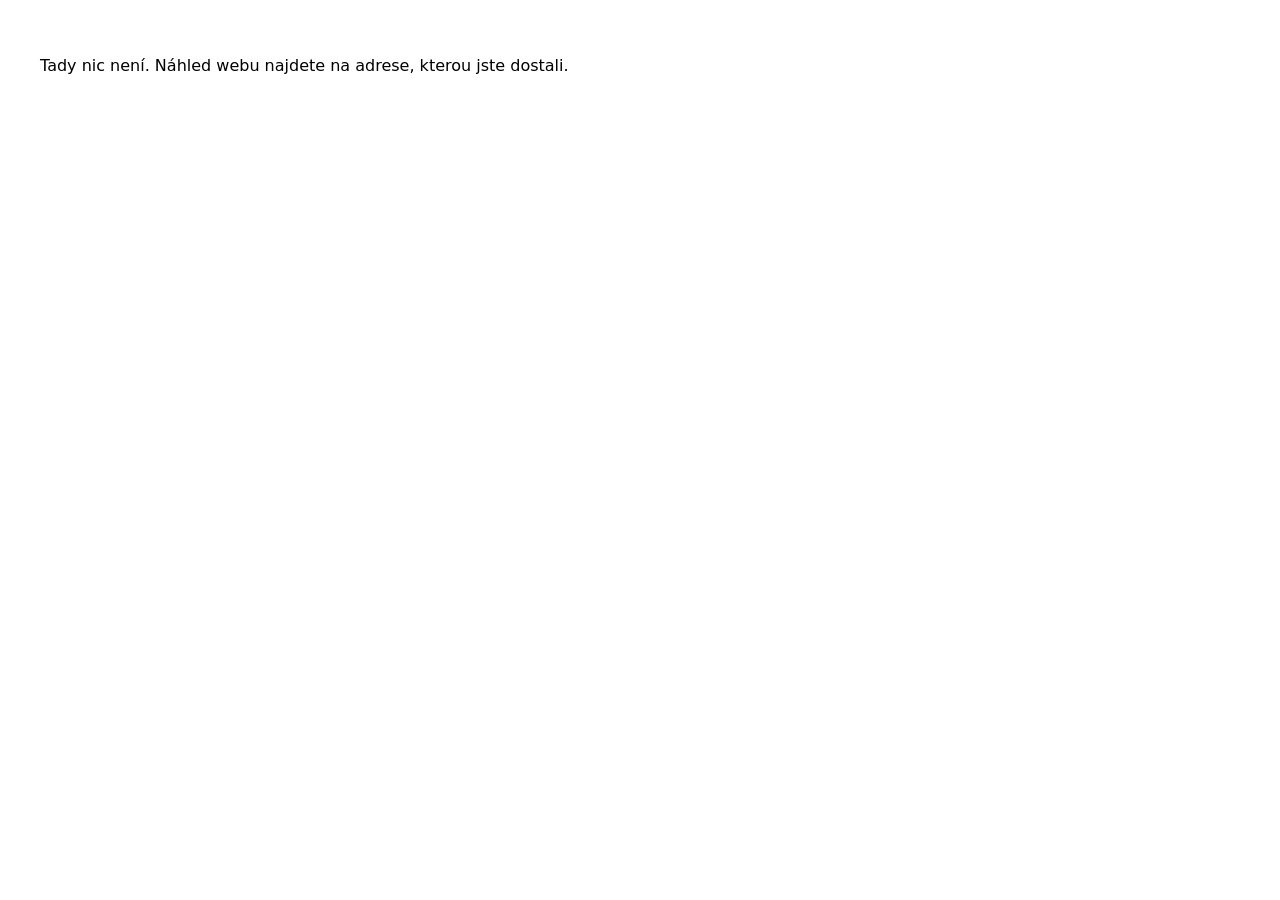
<file: index.html>
<!DOCTYPE html>
<html lang="cs">
<head>
<meta charset="utf-8">
<meta name="robots" content="noindex, nofollow">
<meta name="viewport" content="width=device-width, initial-scale=1">
<title>Náhledy</title>
</head>
<body style="font-family: system-ui, sans-serif; padding: 2rem;">
<p>Tady nic není. Náhled webu najdete na adrese, kterou jste dostali.</p>
</body>
</html>
</file>
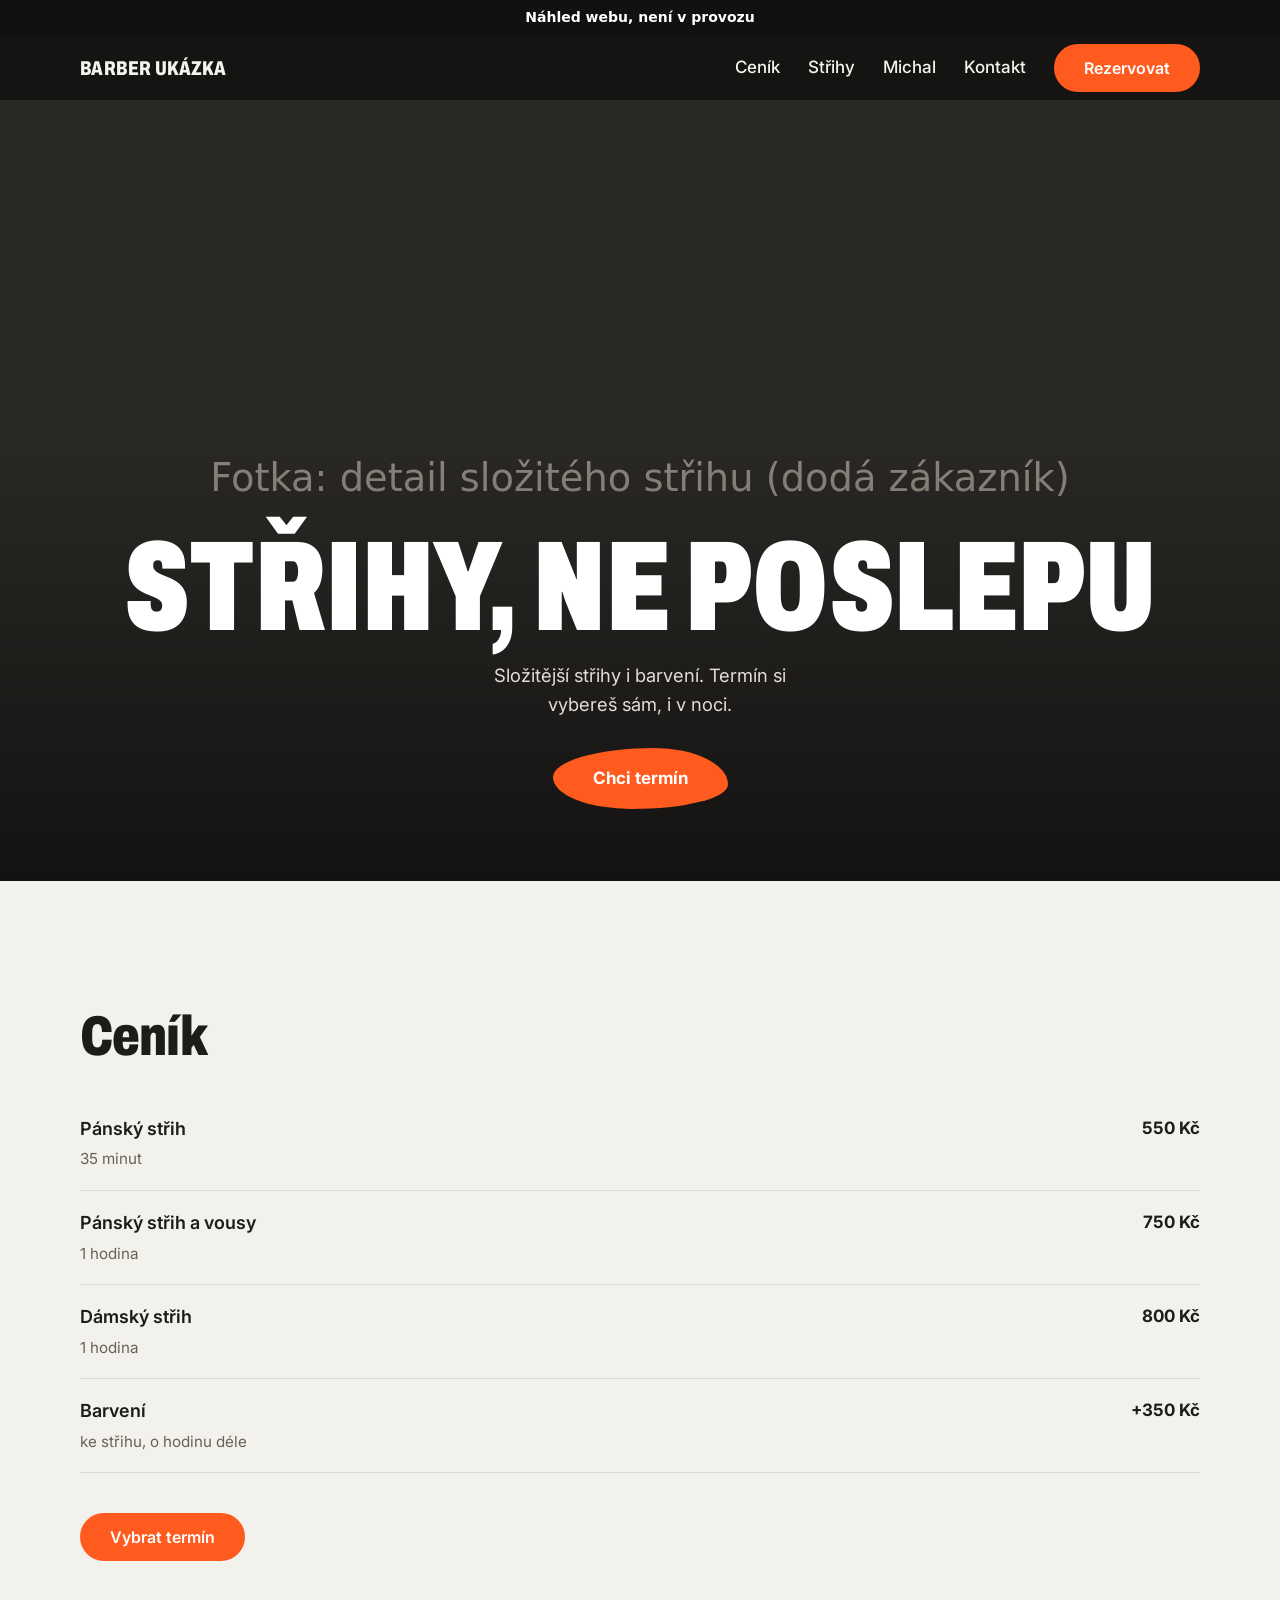
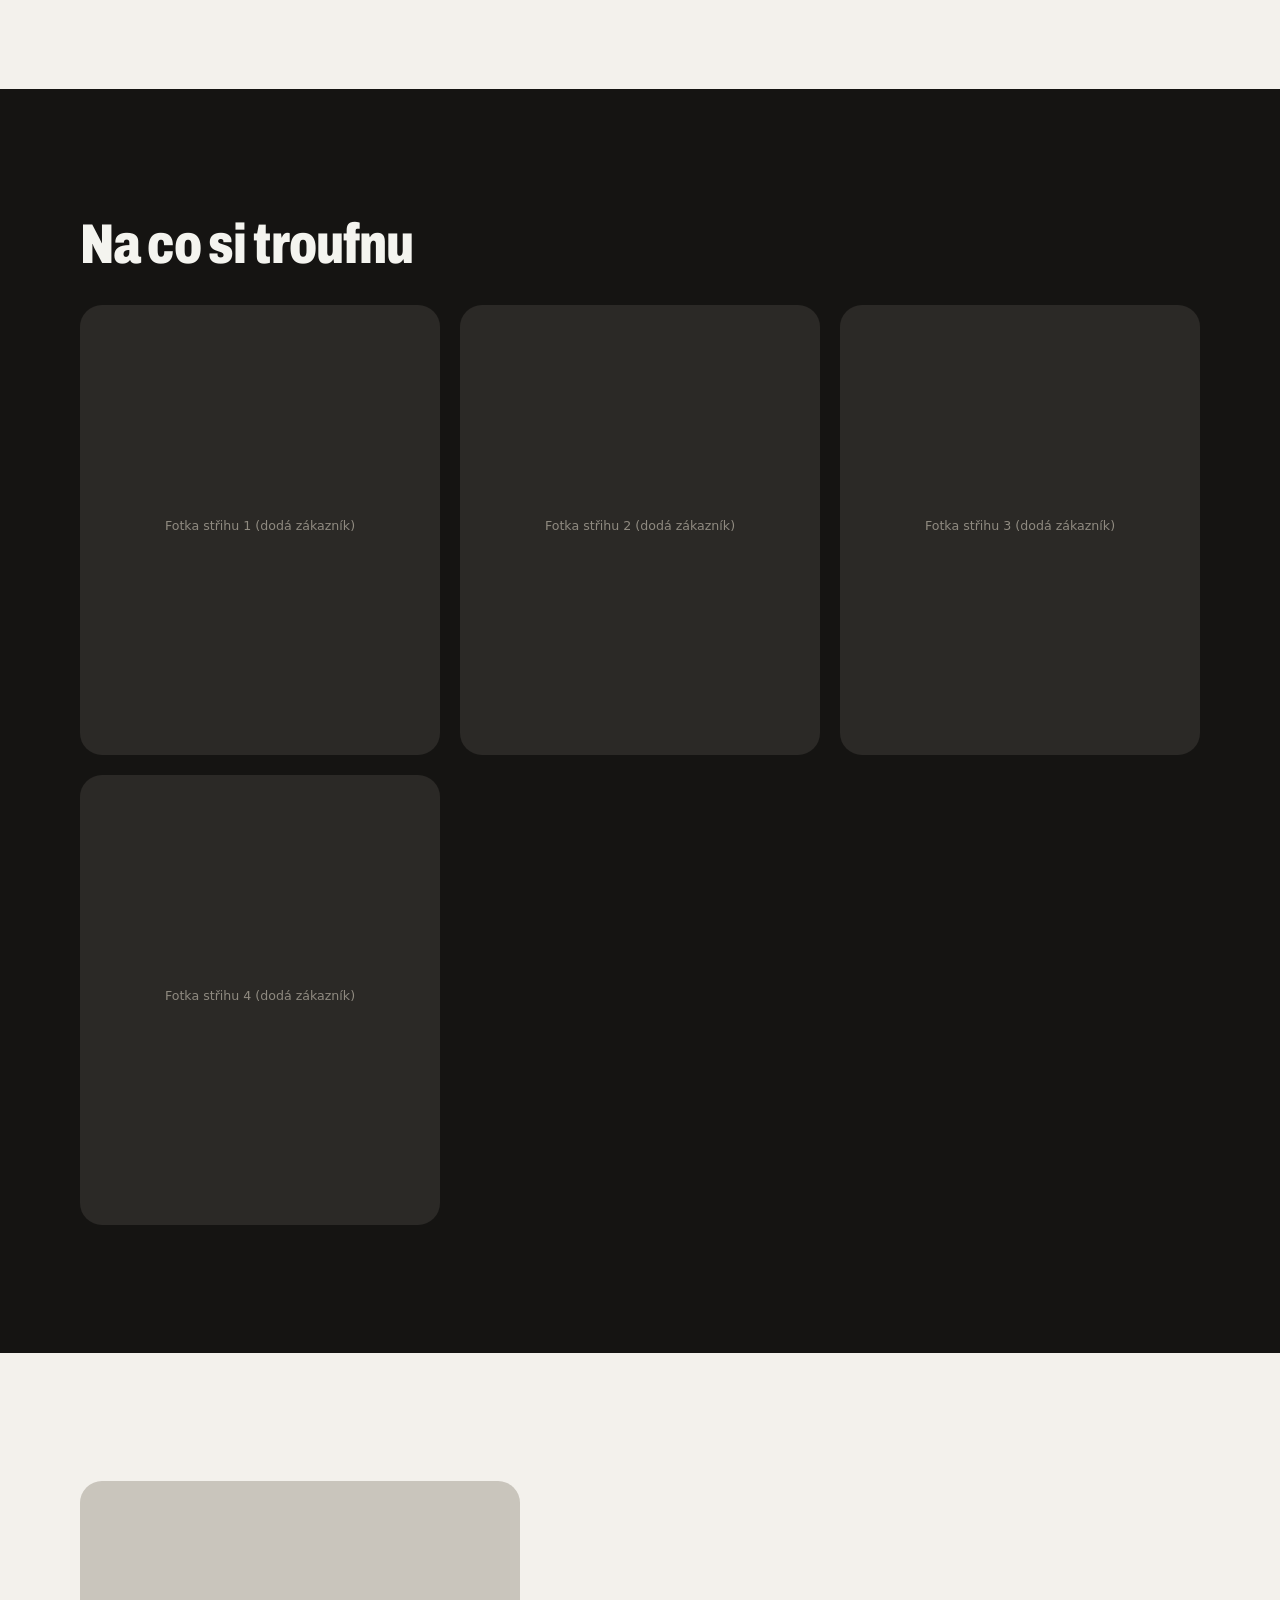
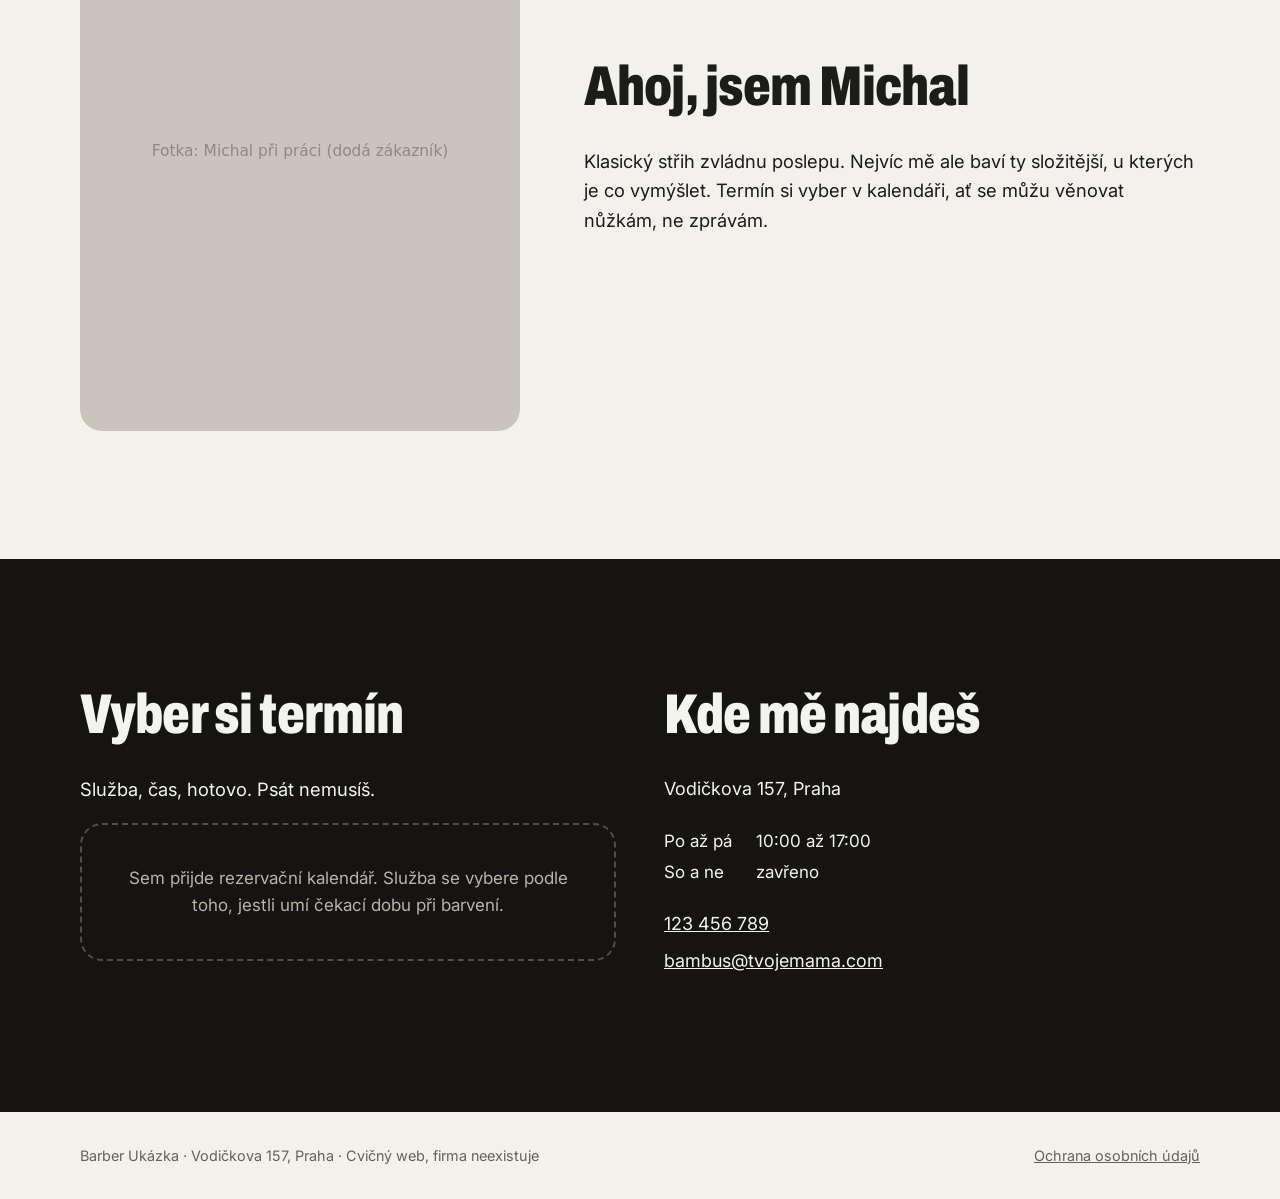
<file: cvicna-firma-barber-ukazka-neexistuje-527bd3/index.html>
<!DOCTYPE html>
<html lang="cs">
<head>
<meta name="robots" content="noindex, nofollow">
  <meta charset="utf-8">
  <meta name="viewport" content="width=device-width, initial-scale=1">
  <title>Barber Ukázka | Praha</title>
  <meta name="description" content="Barber Ukázka, Vodičkova 157, Praha. Pánské i dámské střihy, vousy a barvení. Ceník a online rezervace termínu. Cvičný web, firma neexistuje.">
  <link rel="icon" href="img/favicon.svg" type="image/svg+xml">
  <link rel="preconnect" href="https://fonts.googleapis.com">
  <link rel="preconnect" href="https://fonts.gstatic.com" crossorigin>
  <link rel="stylesheet" href="https://fonts.googleapis.com/css2?family=Archivo:wdth,wght@62..125,400..900&family=Inter:wght@400..700&display=swap">
  <link rel="stylesheet" href="css/style.css">
</head>
<body>
<div id="nahled-pruh" style="position:sticky;top:0;z-index:2147483647;background:#111;color:#fff;font:600 14px/1.4 system-ui,sans-serif;text-align:center;padding:8px 12px;">Náhled webu, není v provozu</div>
  <header class="hlavicka">
    <div class="obal hlavicka__obal">
      <a class="hlavicka__logo" href="index.html">Barber Ukázka</a>
      <button class="hlavicka__menu-tlacitko" type="button" aria-expanded="false" aria-controls="menu">Menu</button>
      <nav class="menu" id="menu" aria-label="Hlavní navigace">
        <a class="menu__odkaz" href="#cenik">Ceník</a>
        <a class="menu__odkaz" href="#strihy">Střihy</a>
        <a class="menu__odkaz" href="#michal">Michal</a>
        <a class="menu__odkaz" href="#kontakt">Kontakt</a>
        <a class="tlacitko tlacitko--hlavni menu__tlacitko" href="#rezervace">Rezervovat</a>
      </nav>
    </div>
  </header>

  <main>
    <section class="uvod">
      <img class="uvod__fotka" src="img/uvod.svg" alt="Detail složitého střihu z dílny Barber Ukázka" width="1000" height="1500">
      <div class="obal uvod__obsah">
        <h1 class="uvod__nadpis">Střihy, ne poslepu</h1>
        <p class="uvod__veta">Složitější střihy i barvení. Termín si vybereš sám, i v noci.</p>
        <a class="tlacitko tlacitko--skvrna" href="#rezervace">Chci termín</a>
      </div>
    </section>

    <section class="sekce" id="cenik">
      <div class="obal">
        <h2 class="sekce__nadpis">Ceník</h2>
        <ul class="cenik">
          <li class="cenik__polozka">
            <span class="cenik__nazev">Pánský střih</span>
            <span class="cenik__popis">35 minut</span>
            <span class="cenik__cena">550 Kč</span>
          </li>
          <li class="cenik__polozka">
            <span class="cenik__nazev">Pánský střih a vousy</span>
            <span class="cenik__popis">1 hodina</span>
            <span class="cenik__cena">750 Kč</span>
          </li>
          <li class="cenik__polozka">
            <span class="cenik__nazev">Dámský střih</span>
            <span class="cenik__popis">1 hodina</span>
            <span class="cenik__cena">800 Kč</span>
          </li>
          <li class="cenik__polozka">
            <span class="cenik__nazev">Barvení</span>
            <span class="cenik__popis">ke střihu, o hodinu déle</span>
            <span class="cenik__cena">+350 Kč</span>
          </li>
        </ul>
        <p class="sekce__akce"><a class="tlacitko tlacitko--hlavni" href="#rezervace">Vybrat termín</a></p>
      </div>
    </section>

    <section class="sekce sekce--tmava" id="strihy">
      <div class="obal">
        <h2 class="sekce__nadpis">Na co si troufnu</h2>
        <div class="galerie">
          <img class="galerie__fotka" src="img/galerie-1.svg" alt="Ukázka střihu 1" width="800" height="1000" loading="lazy">
          <img class="galerie__fotka" src="img/galerie-2.svg" alt="Ukázka střihu 2" width="800" height="1000" loading="lazy">
          <img class="galerie__fotka" src="img/galerie-3.svg" alt="Ukázka střihu 3" width="800" height="1000" loading="lazy">
          <img class="galerie__fotka" src="img/galerie-4.svg" alt="Ukázka střihu 4" width="800" height="1000" loading="lazy">
        </div>
      </div>
    </section>

    <section class="sekce" id="michal">
      <div class="obal o-nas">
        <img class="o-nas__fotka" src="img/michal.svg" alt="Michal při práci" width="800" height="1000" loading="lazy">
        <div>
          <h2 class="sekce__nadpis">Ahoj, jsem Michal</h2>
          <p class="sekce__text">Klasický střih zvládnu poslepu. Nejvíc mě ale baví ty složitější, u kterých je co vymýšlet. Termín si vyber v kalendáři, ať se můžu věnovat nůžkám, ne zprávám.</p>
        </div>
      </div>
    </section>

    <section class="sekce sekce--tmava" id="kontakt">
      <div class="obal kontakt">
        <div id="rezervace" class="rezervace">
          <h2 class="sekce__nadpis">Vyber si termín</h2>
          <p class="sekce__text">Služba, čas, hotovo. Psát nemusíš.</p>
          <!-- CVIČNĚ: rezervační služba ještě není vybraná. Sem přijde její kalendář nebo odkaz. -->
          <div class="rezervace__misto">Sem přijde rezervační kalendář. Služba se vybere podle toho, jestli umí čekací dobu při barvení.</div>
        </div>
        <div>
          <h2 class="sekce__nadpis">Kde mě najdeš</h2>
          <p class="kontakt__radek">Vodičkova 157, Praha</p>
          <dl class="oteviraci-doba">
            <dt>Po až pá</dt><dd>10:00 až 17:00</dd>
            <dt>So a ne</dt><dd>zavřeno</dd>
          </dl>
          <p class="kontakt__radek"><a href="tel:+420123456789">123 456 789</a></p>
          <p class="kontakt__radek"><a href="mailto:bambus@tvojemama.com">bambus@tvojemama.com</a></p>
        </div>
      </div>
    </section>
  </main>

  <footer class="paticka">
    <div class="obal paticka__obal">
      <p>Barber Ukázka · Vodičkova 157, Praha · Cvičný web, firma neexistuje</p>
      <p><a href="ochrana-udaju.html">Ochrana osobních údajů</a></p>
    </div>
  </footer>

  <script src="js/main.js" defer></script>
</body>
</html>
</file>
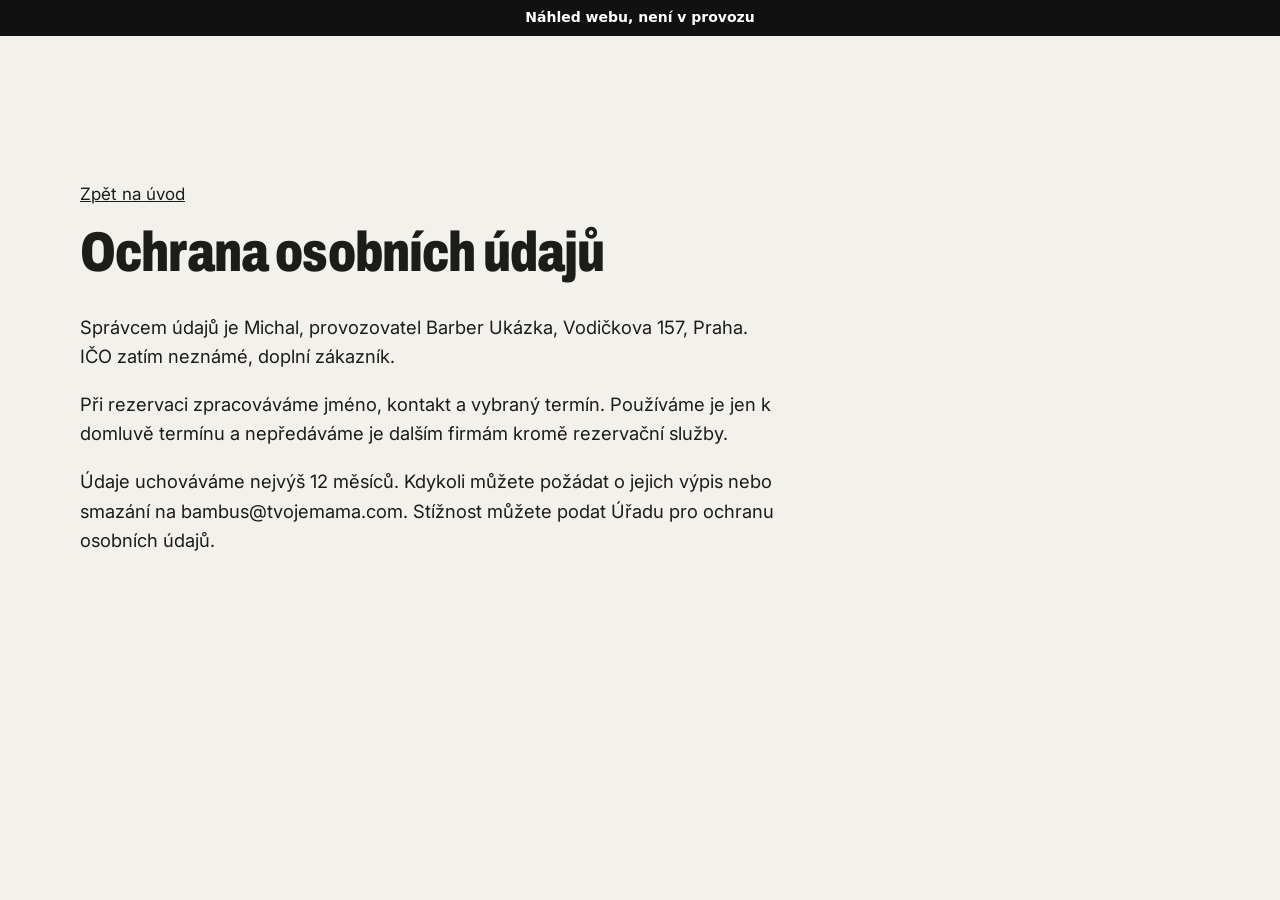
<file: cvicna-firma-barber-ukazka-neexistuje-527bd3/ochrana-udaju.html>
<!DOCTYPE html>
<html lang="cs">
<head>
<meta name="robots" content="noindex, nofollow">
  <meta charset="utf-8">
  <meta name="viewport" content="width=device-width, initial-scale=1">
  <title>Ochrana osobních údajů | Barber Ukázka</title>
  <meta name="description" content="Jak Barber Ukázka zpracovává osobní údaje z kontaktního rezervace.">
  <link rel="icon" href="img/favicon.svg" type="image/svg+xml">
  <link rel="stylesheet" href="https://fonts.googleapis.com/css2?family=Archivo:wdth,wght@62..125,400..900&family=Inter:wght@400..700&display=swap">
  <link rel="stylesheet" href="css/style.css">
</head>
<body>
<div id="nahled-pruh" style="position:sticky;top:0;z-index:2147483647;background:#111;color:#fff;font:600 14px/1.4 system-ui,sans-serif;text-align:center;padding:8px 12px;">Náhled webu, není v provozu</div>
  <main class="sekce">
    <div class="obal">
      <p><a href="index.html">Zpět na úvod</a></p>
      <h1 class="sekce__nadpis">Ochrana osobních údajů</h1>
      <!-- Vzorový text. Před spuštěním ho zkontroluje Honza se zákazníkem; není to právní rada. -->
      <p class="sekce__text">Správcem údajů je Michal, provozovatel Barber Ukázka, Vodičkova 157, Praha. IČO zatím neznámé, doplní zákazník.</p>
      <p class="sekce__text">Při rezervaci zpracováváme jméno, kontakt a vybraný termín. Používáme je jen k domluvě termínu a nepředáváme je dalším firmám kromě rezervační služby.</p>
      <p class="sekce__text">Údaje uchováváme nejvýš 12 měsíců. Kdykoli můžete požádat o jejich výpis nebo smazání na bambus@tvojemama.com. Stížnost můžete podat Úřadu pro ochranu osobních údajů.</p>
    </div>
  </main>
</body>
</html>
</file>
<file: cvicna-firma-barber-ukazka-neexistuje-527bd3/css/style.css>
/* Šablona webu: mobil napřed, třídy podle BEM.
   Vzhled se nastavuje jen v proměnných níže, podle zakazky/<klient>/designovy-smer.md.
   Pravidla vzorníku: jedno zaoblení, 1 až 2 výrazné barvy, fotky nesou sekce. */

:root {
  --barva-znacky: #FF5B1F;          /* hlavní barva podniku */
  --barva-tlacitka: #FF5B1F;      /* barva hlavního tlačítka */
  --barva-na-tlacitku: #ffffff;
  --pozadi: #F3F1EC;                      /* lomená bílá, ne čistě bílá */
  --pozadi-tmave: #151412;
  --text: #1c1c1a;
  --text-tlumeny: #66625a;
  --text-na-tmavem: #f4f4ef;
  --zaobleni: 22px;                  /* jedna hodnota pro celý web */
  --pismo-nadpisy: 'Archivo', system-ui, sans-serif;
  --pismo-text: 'Inter', system-ui, sans-serif;
  --obal: 1120px;
  --mezera-sekce: clamp(64px, 12vw, 128px);
}

*, *::before, *::after { box-sizing: border-box; }
html { scroll-behavior: smooth; scroll-padding-top: 72px; }
@media (prefers-reduced-motion: reduce) { html { scroll-behavior: auto; } }
body {
  margin: 0;
  background: var(--pozadi);
  color: var(--text);
  font: 400 1.0625rem/1.6 var(--pismo-text);
  -webkit-font-smoothing: antialiased;
}
img { display: block; max-width: 100%; height: auto; }
a { color: inherit; }
a:focus-visible, button:focus-visible, input:focus-visible, textarea:focus-visible {
  outline: 2px solid var(--barva-tlacitka);
  outline-offset: 3px;
}

.obal { width: min(100% - 32px, var(--obal)); margin-inline: auto; }

/* Tlačítka: pilulka, nejvýš jedno hlavní na sekci. */
.tlacitko {
  display: inline-block;
  padding: 14px 28px;
  border-radius: 999px;
  border: 2px solid var(--barva-tlacitka);
  font: 600 1rem/1 var(--pismo-text);
  text-decoration: none;
  cursor: pointer;
}
.tlacitko--hlavni { background: var(--barva-tlacitka); color: var(--barva-na-tlacitku); }
.tlacitko--vedlejsi { background: transparent; color: inherit; }

/* Hlavička */
.hlavicka {
  position: sticky; top: 0; z-index: 10;
  background: var(--pozadi);
  border-bottom: 1px solid rgba(0, 0, 0, .06);
}
.hlavicka__obal { display: flex; align-items: center; justify-content: space-between; gap: 16px; min-height: 64px; }
.hlavicka__menu-tlacitko {
  background: none; border: 0; font: 600 1rem var(--pismo-text); padding: 8px 0; cursor: pointer;
}
.menu {
  display: none;
  position: absolute; inset: 64px 0 auto;
  flex-direction: column; gap: 4px;
  padding: 16px; background: var(--pozadi);
  border-bottom: 1px solid rgba(0, 0, 0, .06);
}
.menu--otevrene { display: flex; }
.menu__odkaz { padding: 12px 0; text-decoration: none; font-weight: 500; }
.menu__tlacitko { margin-top: 8px; text-align: center; }
@media (min-width: 900px) {
  .hlavicka__menu-tlacitko { display: none; }
  .menu { display: flex; position: static; flex-direction: row; align-items: center; gap: 28px; padding: 0; border: 0; }
  .menu__tlacitko { margin: 0; }
}

/* Úvodní obrazovka: fotka přes celou šířku, text přes ni. */
.uvod { position: relative; min-height: min(88vh, 760px); display: grid; align-items: end; color: #fff; }
.uvod__fotka { position: absolute; inset: 0; width: 100%; height: 100%; object-fit: cover; }
.uvod::after { content: ""; position: absolute; inset: 0; background: linear-gradient(to top, rgba(0,0,0,.55), rgba(0,0,0,0) 60%); }
.uvod__obsah { position: relative; z-index: 1; padding-block: 48px; }
.uvod__nadpis {
  margin: 0;
  font: 800 clamp(2.75rem, 11vw, 6rem)/0.95 var(--pismo-nadpisy);
  letter-spacing: -0.02em;
  text-wrap: balance;
}
.uvod__veta { margin: 16px 0 28px; max-width: 34ch; font-size: 1.15rem; }

/* Sekce: střídání světlé a tmavé, jedno sdělení na sekci. */
.sekce { padding-block: var(--mezera-sekce); }
.sekce--tmava { background: var(--pozadi-tmave); color: var(--text-na-tmavem); }
.sekce__nadpis {
  margin: 0 0 32px;
  font: 800 clamp(2rem, 7vw, 3.5rem)/1 var(--pismo-nadpisy);
  letter-spacing: -0.015em;
}
.sekce__text { max-width: 58ch; font-size: 1.15rem; color: inherit; }

/* Ceník */
.cenik { list-style: none; margin: 0; padding: 0; display: grid; gap: 0; }
.cenik__polozka {
  display: grid; grid-template-columns: 1fr auto; gap: 4px 16px;
  padding: 18px 0; border-bottom: 1px solid rgba(0, 0, 0, .1);
}
.cenik__nazev { font-weight: 600; font-size: 1.125rem; }
.cenik__popis { grid-column: 1; color: var(--text-tlumeny); font-size: .95rem; }
.cenik__cena { grid-column: 2; grid-row: 1; font-weight: 700; white-space: nowrap; }

/* Galerie: zaoblené fotky, na mobilu dva sloupce. */
.galerie { display: grid; grid-template-columns: repeat(2, 1fr); gap: 12px; }
.galerie__fotka { border-radius: var(--zaobleni); aspect-ratio: 4 / 5; object-fit: cover; width: 100%; }
@media (min-width: 900px) { .galerie { grid-template-columns: repeat(3, 1fr); gap: 20px; } }

/* O nás */
.o-nas { display: grid; gap: 32px; align-items: center; }
.o-nas__fotka { border-radius: var(--zaobleni); aspect-ratio: 4 / 5; object-fit: cover; width: 100%; }
@media (min-width: 900px) { .o-nas { grid-template-columns: 5fr 7fr; gap: 64px; } }

/* Kontakt a formulář */
.kontakt { display: grid; gap: 48px; }
@media (min-width: 900px) { .kontakt { grid-template-columns: 1fr 1fr; } }
.kontakt__radek { margin: 0 0 8px; font-size: 1.125rem; }
.oteviraci-doba { display: grid; grid-template-columns: auto 1fr; gap: 4px 24px; margin: 24px 0; }
.oteviraci-doba dd { margin: 0; }
.formular { display: grid; gap: 16px; }
.formular__pole { display: grid; gap: 6px; font-weight: 500; }
.formular__pole input, .formular__pole textarea {
  width: 100%; padding: 14px 16px;
  border: 1px solid rgba(255, 255, 255, .25); border-radius: var(--zaobleni);
  background: rgba(255, 255, 255, .06); color: inherit; font: inherit;
}
.formular__past { position: absolute; left: -9999px; width: 1px; height: 1px; overflow: hidden; }
.formular__souhlas { margin: 0; font-size: .875rem; opacity: .8; }
.formular__stav { margin: 0; min-height: 1.5em; }

/* Patička */
.paticka { padding-block: 32px; font-size: .9rem; color: var(--text-tlumeny); }
.paticka__obal { display: flex; flex-wrap: wrap; justify-content: space-between; gap: 8px 24px; }
.paticka p { margin: 0; }

/* Zakázka Barber Ukázka (varianta B): tmavá hlavička, zúžené verzálky, tlačítko ve tvaru skvrny. */
.hlavicka { background: var(--pozadi-tmave); color: var(--text-na-tmavem); border-color: rgba(255,255,255,.08); }
.menu { background: var(--pozadi-tmave); }
.hlavicka__menu-tlacitko { color: inherit; }
.hlavicka__logo { font: 800 1.25rem/1 var(--pismo-nadpisy); font-stretch: 75%; text-transform: uppercase; letter-spacing: .02em; text-decoration: none; }
.uvod { background: var(--pozadi-tmave); min-height: min(92vh, 780px); text-align: center; }
.uvod__obsah { padding-block: 56px 72px; }
.uvod__nadpis { font-weight: 900; font-stretch: 68%; text-transform: uppercase; font-size: clamp(3.5rem, 17vw, 8rem); line-height: .9; letter-spacing: 0; }
.uvod__veta { margin-inline: auto; max-width: 26ch; color: #e2ded5; }
.sekce__nadpis { font-stretch: 75%; font-weight: 850; }
.tlacitko--skvrna {
  background: var(--barva-tlacitka); color: var(--barva-na-tlacitku); border: 0;
  padding: 22px 40px; font-size: 1.0625rem; font-weight: 700;
  border-radius: 58% 42% 55% 45% / 48% 60% 40% 52%;
  transition: border-radius .4s ease;
}
.tlacitko--skvrna:hover { border-radius: 45% 55% 42% 58% / 58% 42% 60% 40%; }
@media (prefers-reduced-motion: reduce) { .tlacitko--skvrna { transition: none; } }
.sekce__akce { margin: 40px 0 0; }
.rezervace__misto {
  border: 2px dashed rgba(255,255,255,.25); border-radius: var(--zaobleni);
  padding: 40px 24px; text-align: center; color: #b9b4aa;
}
.paticka { background: var(--pozadi); }
</file>
